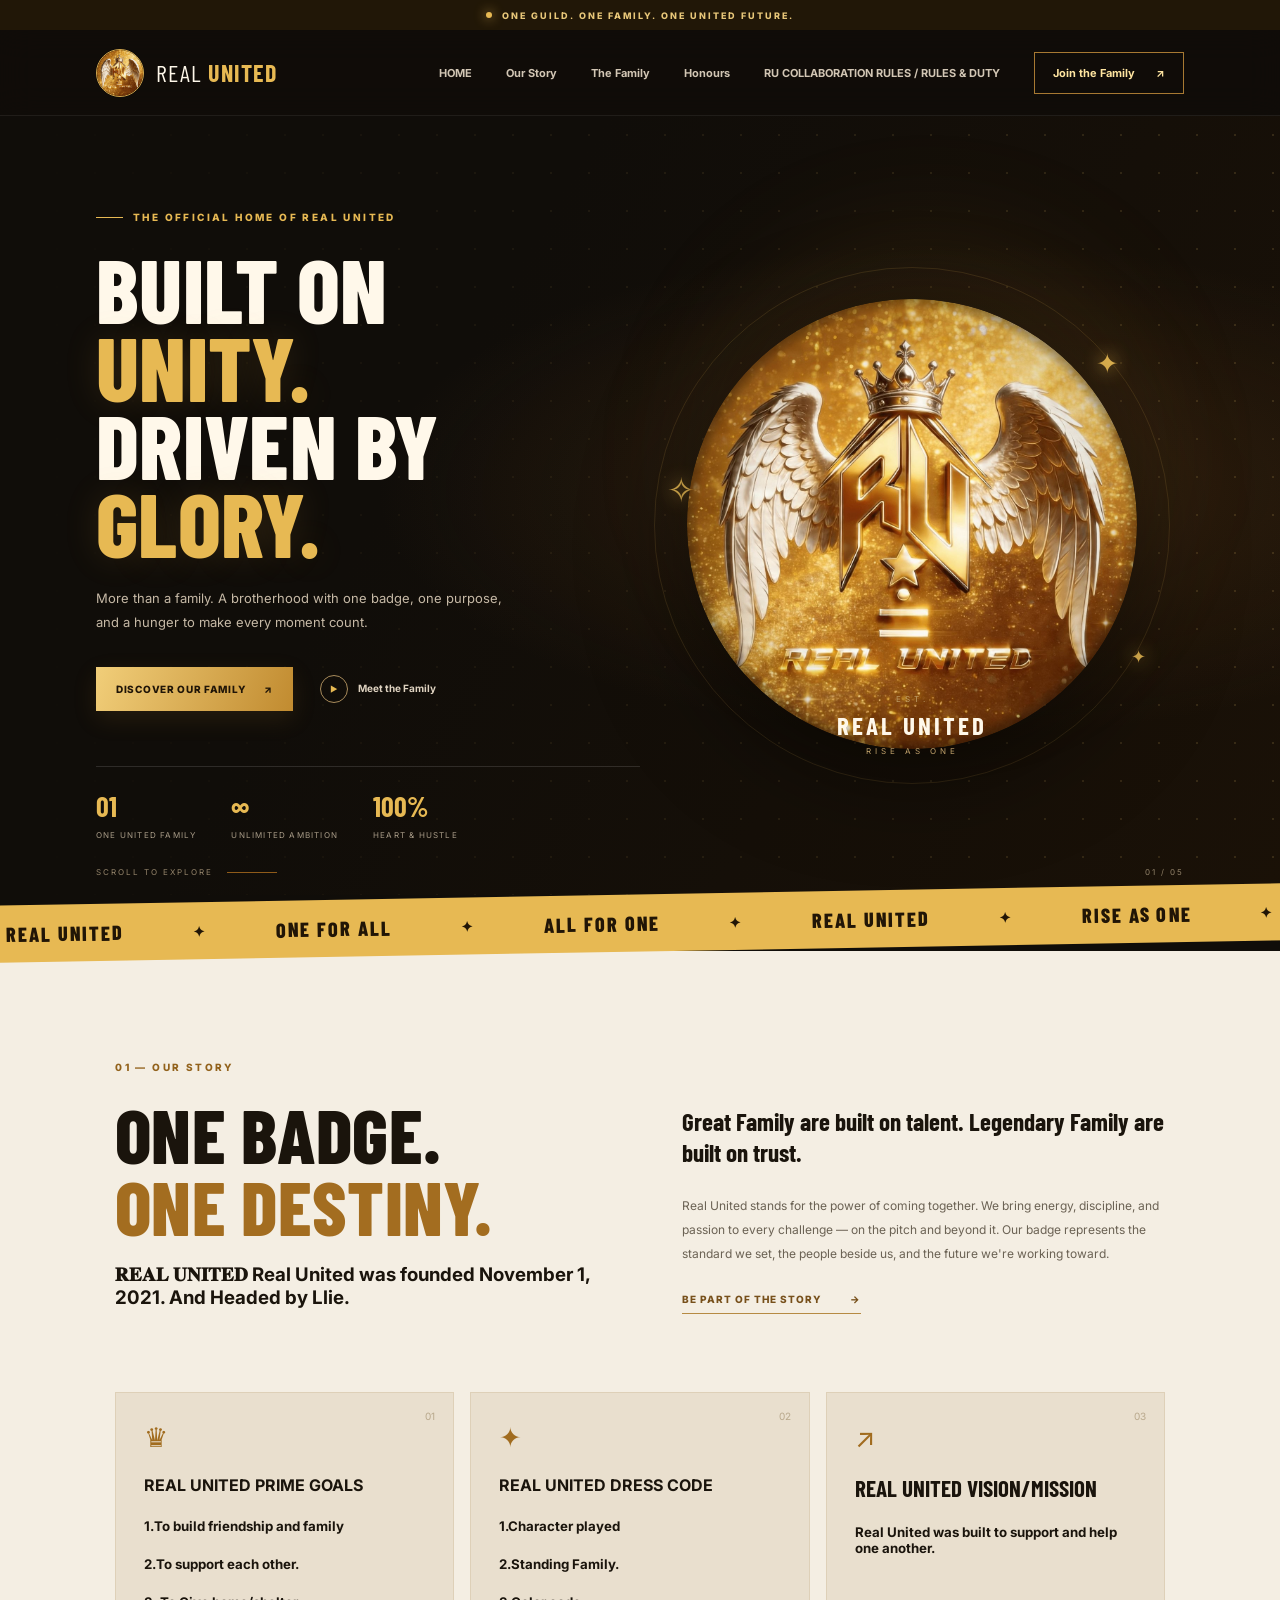
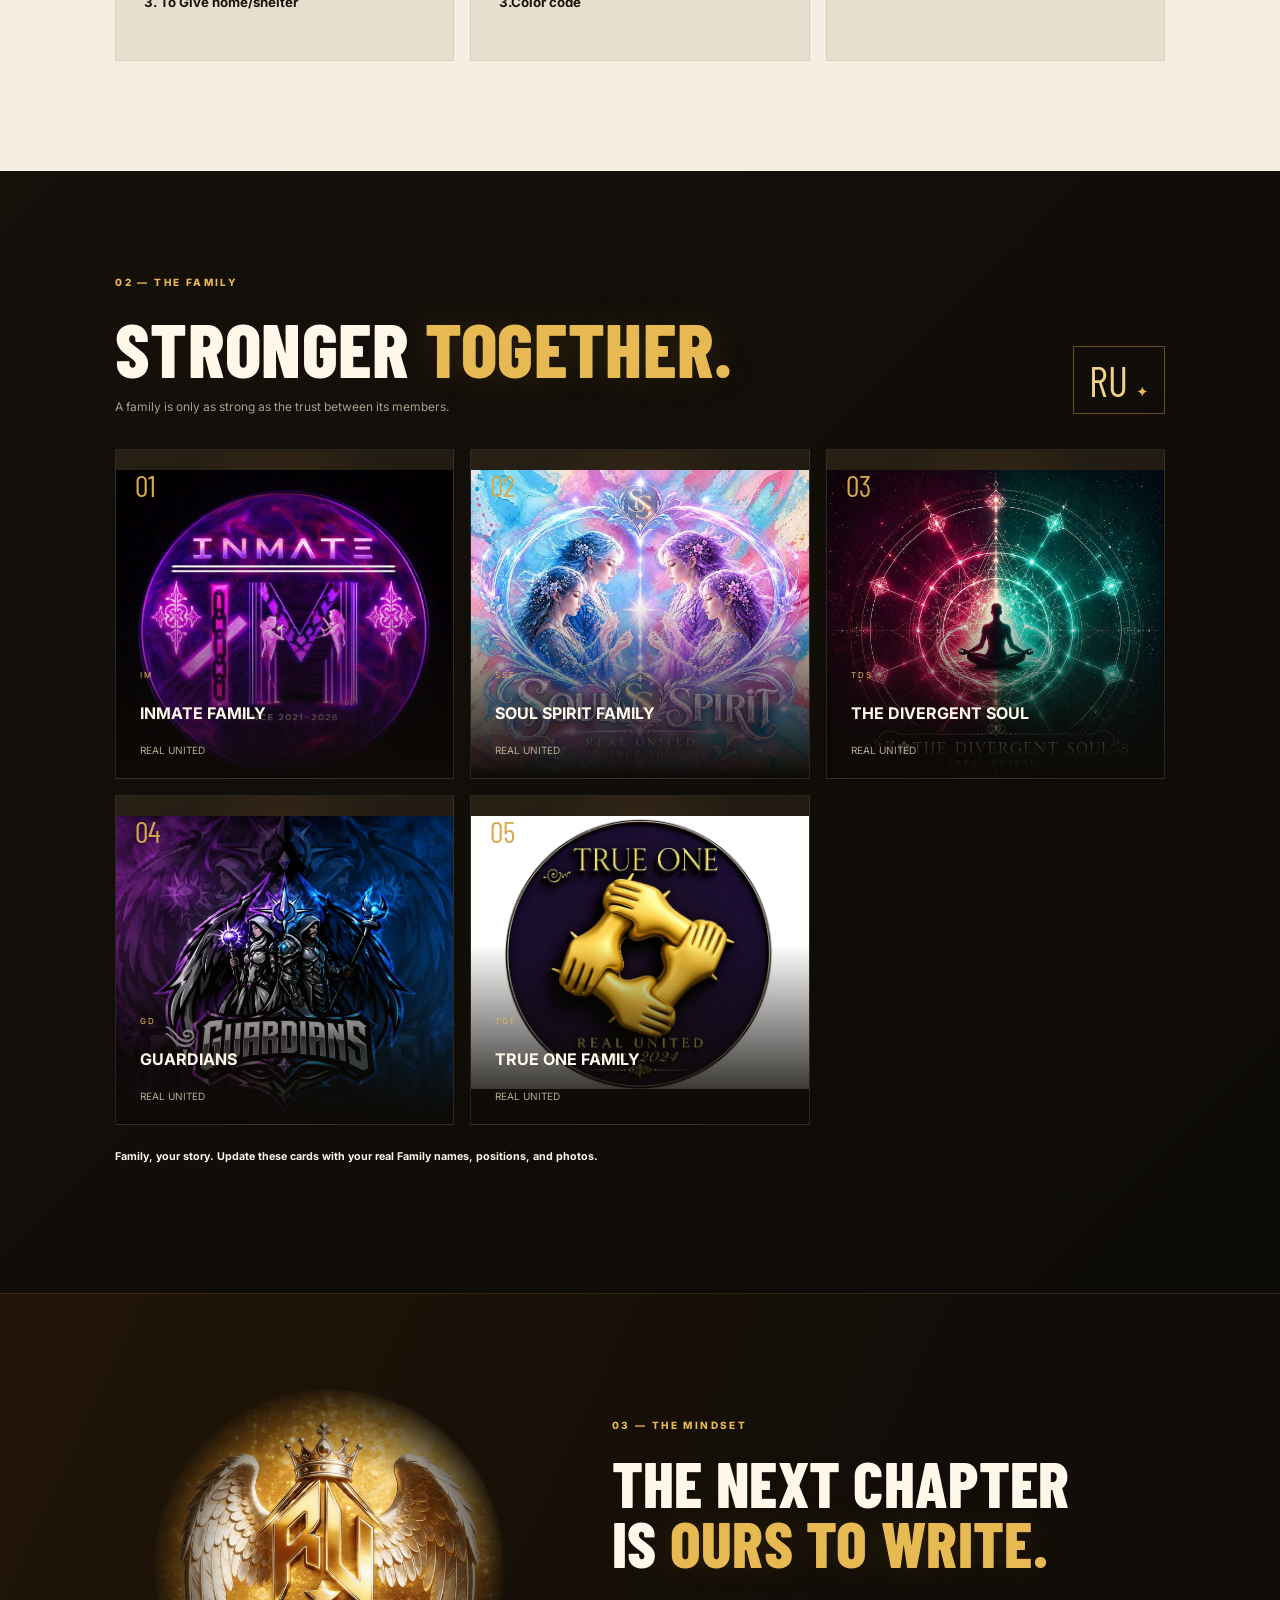
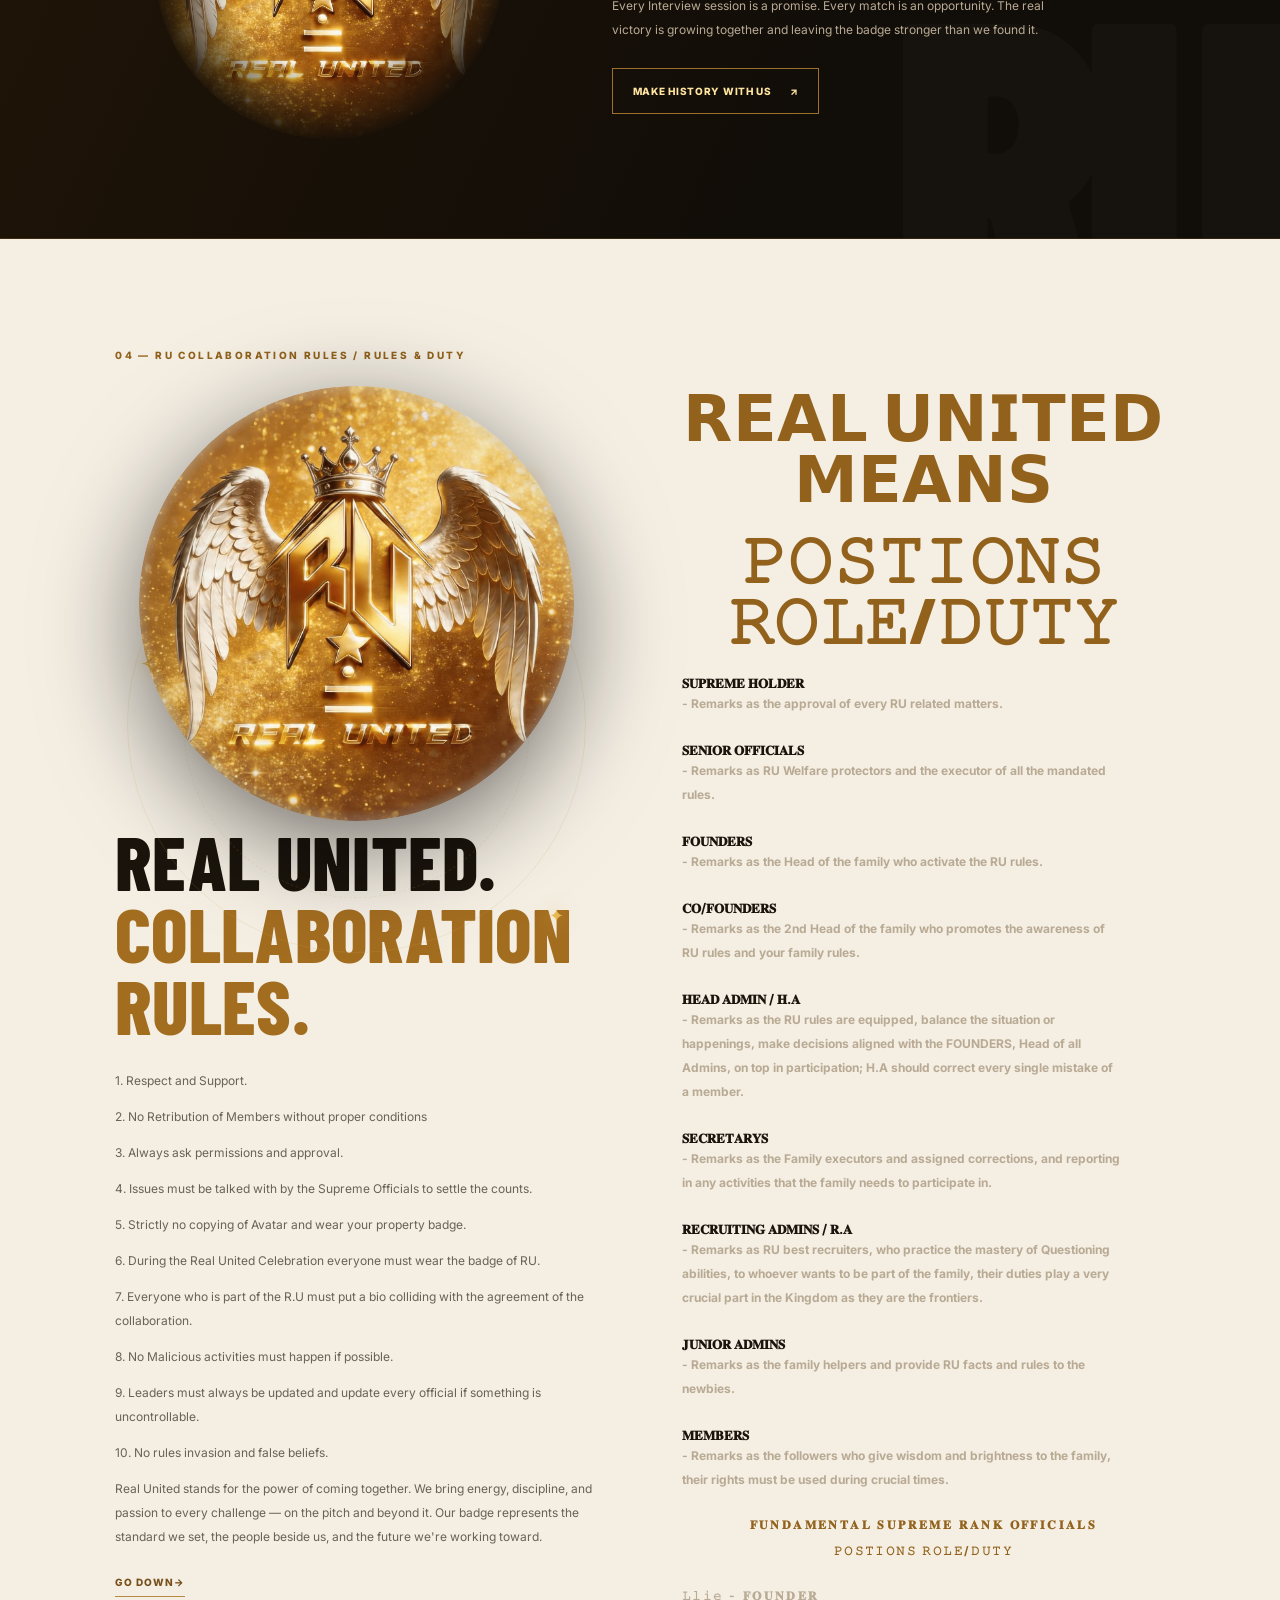
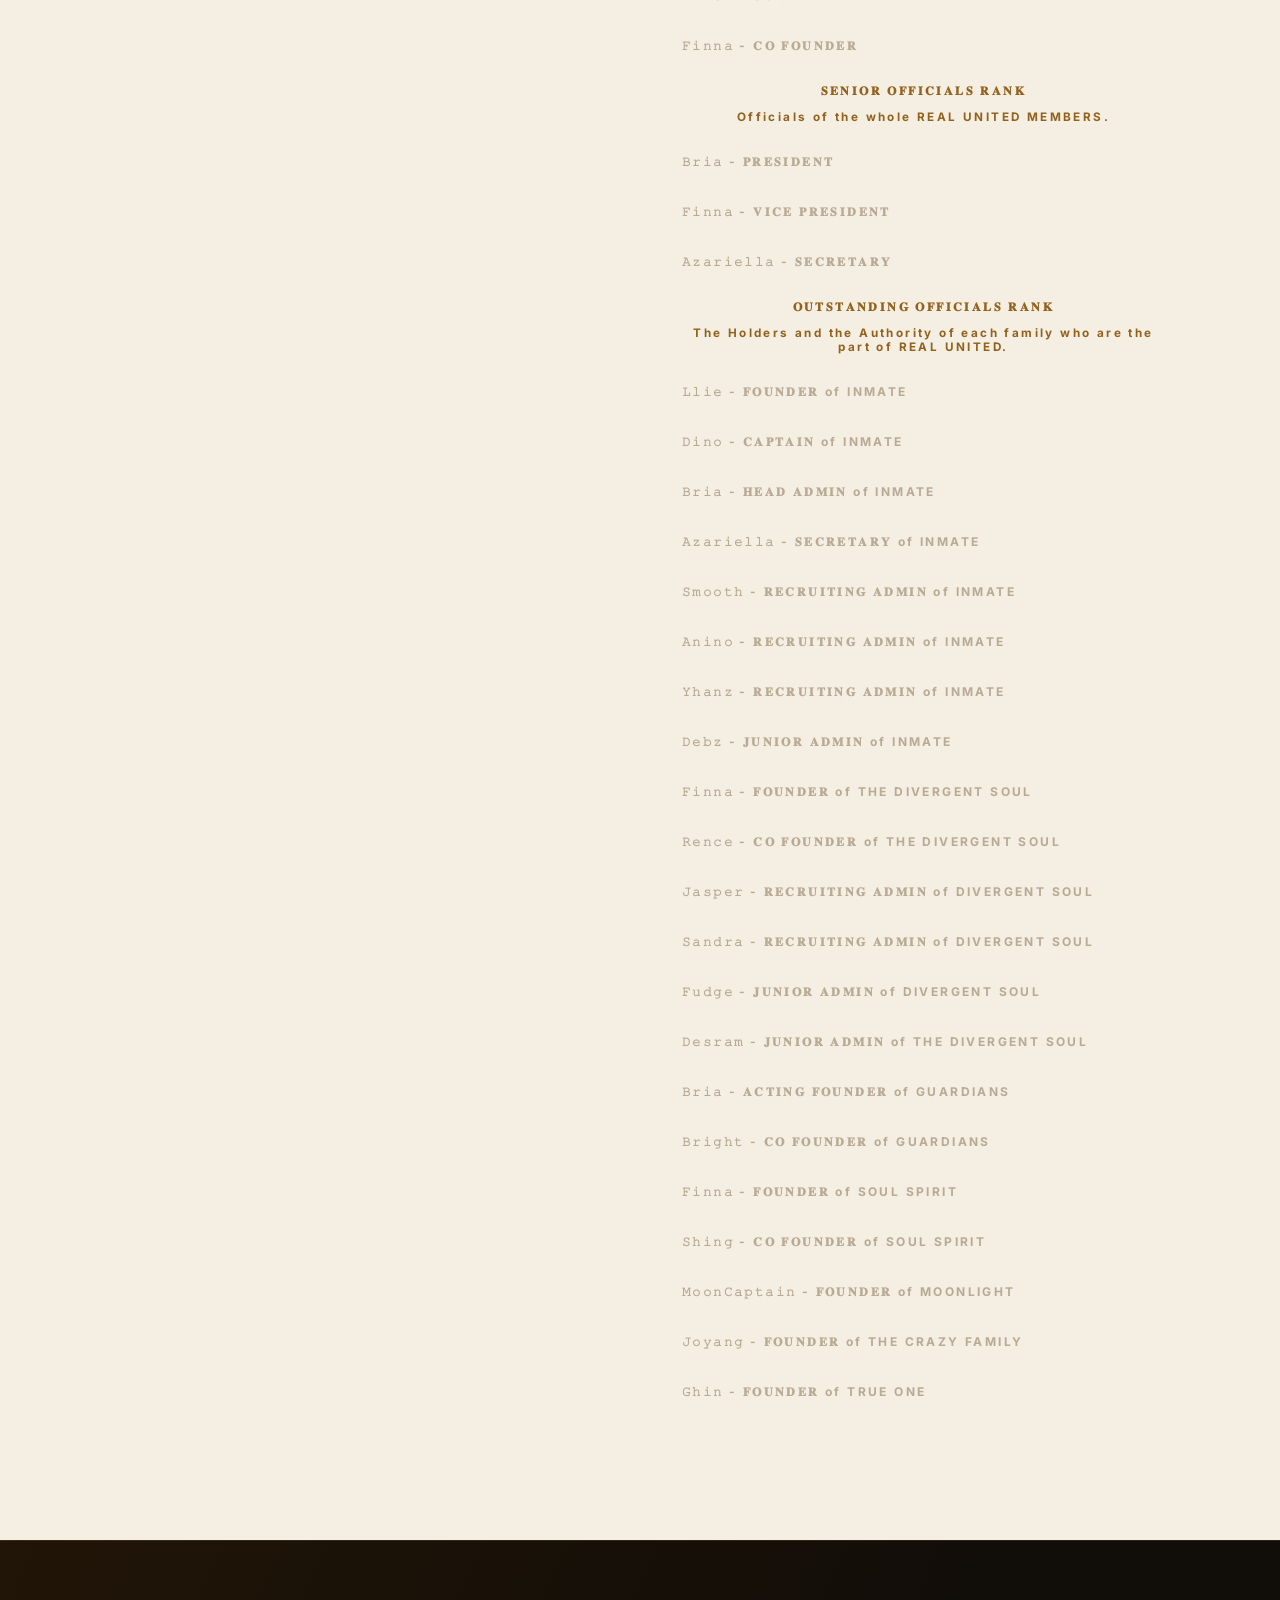
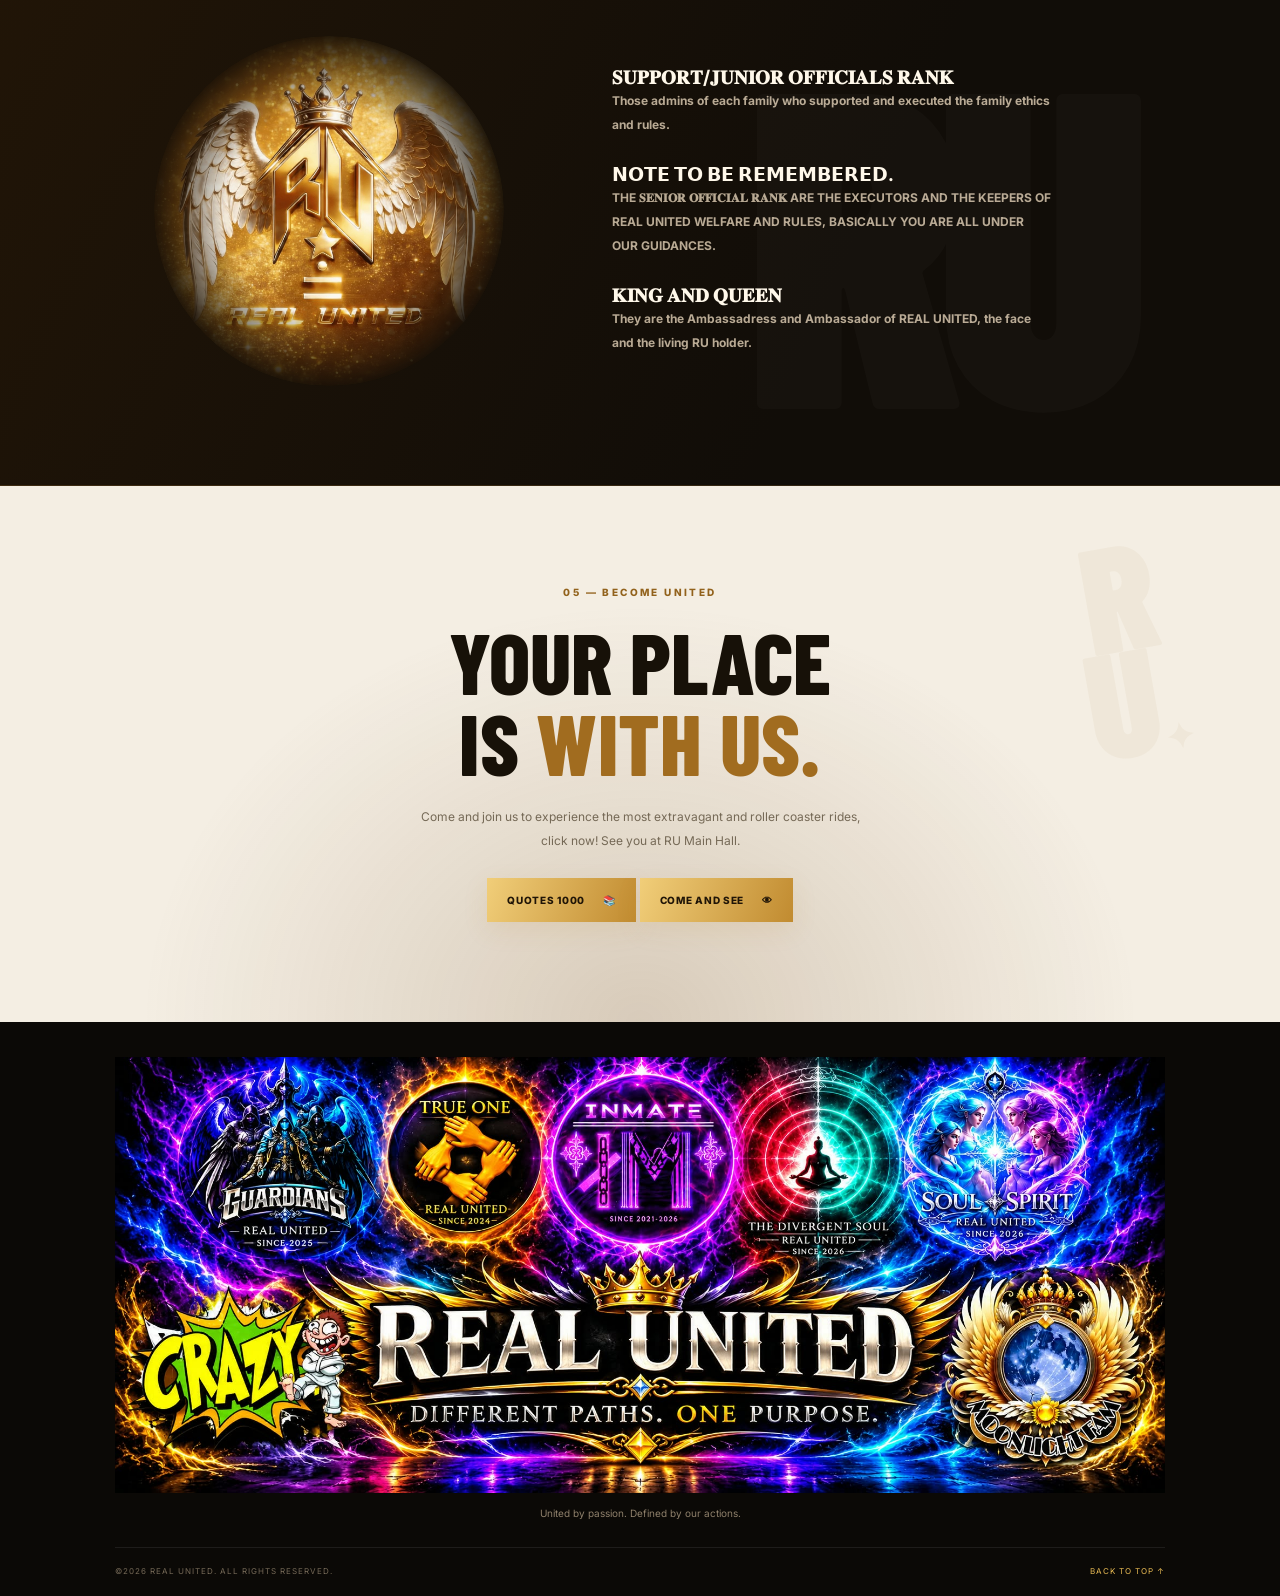
<file: index.html>
<!DOCTYPE html>
<html lang="en">
<head>
  <meta charset="UTF-8">
  <meta name="viewport" content="width=device-width, initial-scale=1.0">
  <meta name="theme-color" content="#100b06">
  <meta name="description" content="Real United — united by ambition, driven by the game.">
  <title>Real United | Official Website</title>
  <link rel="preconnect" href="https://fonts.googleapis.com">
  <link rel="preconnect" href="https://fonts.gstatic.com" crossorigin>
  <link href="https://fonts.googleapis.com/css2?family=Barlow+Condensed:wght@500;600;700;800;900&family=Inter:wght@400;500;600;700;800&display=swap" rel="stylesheet">
  <link rel="stylesheet" href="styles.css">
</head>
<body>
  <div class="announcement"><span class="live-dot"></span> ONE GUILD. ONE FAMILY. ONE UNITED FUTURE.</div>
  <header class="site-header" id="#top">
    <a class="brand" href="#top" aria-label="Real United home">
      <img src="PICTURES/real-united-logo.jpg" alt="Real United crowned wings emblem">
      <span>REAL <b>UNITED</b></span>
    </a>
    <button class="menu-toggle" aria-label="Open navigation" aria-expanded="false"><span></span><span></span><span></span></button>
    <nav class="nav-links" aria-label="Main navigation">
      <a class="active"href="#top">HOME</a>
      <a href="#about">Our Story</a>
      <a href="#family">The Family</a>
      <a href="#honours">Honours</a>
      <a href="#RU COLLABORATION RULES / RULES & DUTY">RU COLLABORATION RULES / RULES & DUTY</a>
      <a href="#contact" class="nav-cta">Join the Family <span>↗</span></a>
    </nav>
  </header>

  <main>
    <section class="hero">
      <div class="hero-glow"></div>
      <div class="hero-copy">
        <p class="eyebrow"><span></span> THE OFFICIAL HOME OF REAL UNITED</p>
        <h1>BUILT ON<br><em>UNITY.</em><br>DRIVEN BY <em>GLORY.</em></h1>
        <p class="hero-description">More than a family. A brotherhood with one badge, one purpose, and a hunger to make every moment count.</p>
        <div class="hero-actions">
          <a class="button button-gold" href="#about">Discover Our Family<span>↗</span></a>
          <a class="text-link" href="#squad"><span class="play-icon">▶</span> Meet the Family</a>
        </div>
        <div class="hero-stats">
          <div><strong>01</strong><span>ONE UNITED FAMILY</span></div>
          <div><strong>∞</strong><span>UNLIMITED AMBITION</span></div>
          <div><strong>100%</strong><span>HEART & HUSTLE</span></div>
        </div>
      </div>
      <div class="hero-art">
        <div class="art-ring ring-one"></div><div class="art-ring ring-two"></div>
        <div class="crest-frame"><img src="PICTURES/real-united-logo.jpg" alt="Real United gold crown and wings crest"></div>
        <div class="art-caption"><span>EST.</span><b>REAL UNITED</b><span>RISE AS ONE</span></div>
        <div class="floating-star star-a">✦</div><div class="floating-star star-b">✧</div><div class="floating-star star-c">✦</div>
      </div>
      <div class="hero-bottom"><span>SCROLL TO EXPLORE</span><span class="scroll-line"></span><span>01 / 05</span></div>
    </section>

    <section class="ticker" aria-label="Club motto">
      <div class="ticker-track"><span>REAL UNITED</span><b>✦</b><span>ONE FOR ALL</span><b>✦</b><span>ALL FOR ONE</span><b>✦</b><span>REAL UNITED</span><b>✦</b><span>RISE AS ONE</span><b>✦</b></div>
    </section>

    <section class="section about-section" id="about">
      <div class="section-kicker">01 — OUR STORY</div>
      <div class="about-grid">
        <div>
          <h2>ONE BADGE.<br><em>ONE DESTINY.</em></h2>
            <h3>𝐑𝐄𝐀𝐋 𝐔𝐍𝐈𝐓𝐄𝐃 Real United was founded November 1, 2021. And Headed by Llie.</h3>
            
        </div>
        <div class="about-copy">
          <p class="lead">Great Family are built on talent. Legendary Family are built on trust.</p>
          <p>Real United stands for the power of coming together. We bring energy, discipline, and passion to every challenge — on the pitch and beyond it. Our badge represents the standard we set, the people beside us, and the future we're working toward.</p>
          <a href="#contact" class="underlined-link">Be part of the story <span>→</span></a>
        </div>
      </div>
      <div class="values-grid">
        <article class="value-card"><span class="value-number">01</span><div class="value-icon">♛</div><h4>REAL UNITED PRIME GOALS</h4><h5>1.To build friendship and family<h5>2.To support each other.<h5>3. To Give home/shelter</p></article>
        <article class="value-card"><span class="value-number">02</span><div class="value-icon">✦</div><h4>REAL UNITED DRESS CODE</h4><h5>1.Character played<h5>2.Standing Family.<h5>3.Color code</p></article>
        <article class="value-card"><span class="value-number">03</span><div class="value-icon">↗</div><h3>REAL UNITED VISION/MISSION</h3><h5>Real United was built to support and help one another.</p></article>
      </div>
    </section>

    <section class="squad-section" id="family">
      <div class="section-kicker">02 — THE FAMILY</div>
      <div class="section-heading"><div><h2>STRONGER <em>TOGETHER.</em></h2><p>A family is only as strong as the trust between its members.</p></div><span class="heading-mark">RU<span>✦</span></span></div>
      <div class="squad-grid">
        <article class="player-card"><div class="player-number">01</div><div class="player-silhouette"><img src="PICTURES/INMATE logo.jpg"></div><div class="player-info"><span>IM</span><h4>INMATE FAMILY</h4><p>REAL UNITED</p></div></article>
        <article class="player-card"><div class="player-number">02</div><div class="player-silhouette"><img src="PICTURES/SSF logo.jpg"></div><div class="player-info"><span>SSF</span><h4>SOUL SPIRIT FAMILY</h4><p>REAL UNITED</p></div></article>
        <article class="player-card"><div class="player-number">03</div><div class="player-silhouette"><img src="PICTURES/TDS logo.jpg"></div><div class="player-info"><span>TDS</span><h4>THE DIVERGENT SOUL</h4><p>REAL UNITED</p></div></article>
        <article class="player-card"><div class="player-number">04</div><div class="player-silhouette"><img src="PICTURES/GD logo.jpg"></div><div class="player-info"><span>GD</span><h4>GUARDIANS</h4><p>REAL UNITED</p></div></article>
        <article class="player-card"><div class="player-number">05</div><div class="player-silhouette"><img src="PICTURES/TO logo.jpg"></div><div class="player-info"><span>TOF</span><h4>TRUE ONE FAMILY</h4><p>REAL UNITED</p></div></article>
      </div>
      <p class="Family"><h6>Family, your story. Update these cards with your real Family names, positions, and photos.</h6></p>
    </section>

    <section class="honours-section" id="honours">
      <div class="honours-emblem"><img src="PICTURES/real-united-logo.jpg" alt="Real United emblem"></div>
      <div class="honours-copy"><div class="section-kicker">03 — THE MINDSET</div><h2>THE NEXT CHAPTER<br>IS <em>OURS TO WRITE.</em></h2><p>Every Interview session is a promise. Every match is an opportunity. The real victory is growing together and leaving the badge stronger than we found it.</p><a href="#contact" class="button button-outline">Make History With Us <span>↗</span></a></div>
      <div class="honours-watermark">RU</div>
    </section>

    <section class="section about-section" id="RU COLLABORATION RULES / RULES & DUTY">
      <div class="section-kicker">04 — RU COLLABORATION RULES / RULES & DUTY</div>
      <div class="about-grid">
        <div>
          <div class="hero-art">
             <div class="art-ring ring-one"></div><div class="art-ring ring-two"></div>
             <div class="crest-frame"><img src="PICTURES/real-united-logo.jpg" alt="Real United emblem"></div>
             <div class="floating-star star-a">✦</div><div class="floating-star star-b">✧</div><div class="floating-star star-c">✦</div>
          <h2>REAL UNITED.<br><em>COLLABORATION RULES.</em></h2>
        </div>
          
        <div class="about-copy">
          <p>1. Respect and Support.<P>2. No Retribution of Members without proper conditions<P>3. Always ask permissions and approval.<P>4. Issues must be talked with by the Supreme Officials to settle the counts.<p>5. Strictly no copying of Avatar and wear your property badge.<p>6. During the Real United Celebration everyone must wear the badge of RU.<p>7. Everyone who is part of the R.U must put a bio colliding with the agreement of the collaboration.<p>8. No Malicious activities must happen if possible.<p>9. Leaders must always be updated and update every official if something is uncontrollable.<p>10. No rules invasion and false beliefs. </p>
          <p>Real United stands for the power of coming together. We bring energy, discipline, and passion to every challenge — on the pitch and beyond it. Our badge represents the standard we set, the people beside us, and the future we're working toward.</p>
          <a href="#contact" class="underlined-link">GO DOWN→</span></a>
          </div>
        </div>       
            <div class="honours-copy"><div class="section-kicker">
              <h2 class="center-text">𝗥𝗘𝗔𝗟 𝗨𝗡𝗜𝗧𝗘𝗗 𝗠𝗘𝗔𝗡𝗦</h2>
              <h2 class="center-text">𝙿𝙾𝚂𝚃𝙸𝙾𝙽𝚂 𝚁𝙾𝙻𝙴/𝙳𝚄𝚃𝚈</h2></div>

<p><h5>𝐒𝐔𝐏𝐑𝐄𝐌𝐄 𝐇𝐎𝐋𝐃𝐄𝐑<p>
- Remarks as the approval of every RU related matters.</p>

<p><h5>𝐒𝐄𝐍𝐈𝐎𝐑 𝐎𝐅𝐅𝐈𝐂𝐈𝐀𝐋𝐒
<p>- Remarks as RU Welfare protectors and the executor of all the mandated rules.</p>

<p><h5>𝐅𝐎𝐔𝐍𝐃𝐄𝐑𝐒 <p>
- Remarks as the Head of the family who activate the RU rules.</p>

<p><h5>𝐂𝐎/𝐅𝐎𝐔𝐍𝐃𝐄𝐑𝐒 <p>
- Remarks as the 2nd Head of the family who promotes the awareness of RU rules and your family rules. </p>

<p><h5>𝐇𝐄𝐀𝐃 𝐀𝐃𝐌𝐈𝐍 / 𝐇.𝐀 <p>
- Remarks as the RU rules are equipped, balance the situation or happenings, make decisions aligned with the FOUNDERS, Head of all Admins, on top in participation; H.A should correct every single mistake of a member. 

<p><h5>𝐒𝐄𝐂𝐑𝐄𝐓𝐀𝐑𝐘𝐒 <p>
- Remarks as the Family executors and assigned corrections, and reporting in any activities that the family needs to participate in. 

<p><h5>𝐑𝐄𝐂𝐑𝐔𝐈𝐓𝐈𝐍𝐆 𝐀𝐃𝐌𝐈𝐍𝐒 / 𝐑.𝐀 <p>
- Remarks as RU best recruiters, who practice the mastery of Questioning abilities, to whoever wants to be part of the family, their duties play a very crucial part in the Kingdom as they are the frontiers. 

<p><h5>𝐉𝐔𝐍𝐈𝐎𝐑 𝐀𝐃𝐌𝐈𝐍𝐒 <p>
- Remarks as the family helpers and provide RU facts and rules to the newbies. 

<p><h5>𝐌𝐄𝐌𝐁𝐄𝐑𝐒 <p>
- Remarks as the followers who give wisdom and brightness to the family, their rights must be used during crucial times.
          
<div class="honours-copy"><div class="section-kicker">
    <h3 class="center-text">𝐅𝐔𝐍𝐃𝐀𝐌𝐄𝐍𝐓𝐀𝐋 𝐒𝐔𝐏𝐑𝐄𝐌𝐄 𝐑𝐀𝐍𝐊 𝐎𝐅𝐅𝐈𝐂𝐈𝐀𝐋𝐒</h3>
    <h3 class="center-text">𝙿𝙾𝚂𝚃𝙸𝙾𝙽𝚂 𝚁𝙾𝙻𝙴/𝙳𝚄𝚃𝚈</h3>

<p><h5><p>𝙻𝚕𝚒𝚎 - 𝐅𝐎𝐔𝐍𝐃𝐄𝐑 <p><h5>
  <p>𝙵𝚒𝚗𝚗𝚊 - 𝐂𝐎 𝐅𝐎𝐔𝐍𝐃𝐄𝐑 <p>

  <div class="honours-copy"><div class="section-kicker">
    <h3 class="center-text">𝐒𝐄𝐍𝐈𝐎𝐑 𝐎𝐅𝐅𝐈𝐂𝐈𝐀𝐋𝐒 𝐑𝐀𝐍𝐊</h3>
    <h3 class="center-text">Officials of the whole REAL UNITED MEMBERS.</h3>
</div>

<p><h5><p>𝙱𝚛𝚒𝚊 - 𝐏𝐑𝐄𝐒𝐈𝐃𝐄𝐍𝐓 <p>
<p><h5><p>𝙵𝚒𝚗𝚗𝚊 - 𝐕𝐈𝐂𝐄 𝐏𝐑𝐄𝐒𝐈𝐃𝐄𝐍𝐓 <p>
<p><h5><p>𝙰𝚣𝚊𝚛𝚒𝚎𝚕𝚕𝚊 - 𝐒𝐄𝐂𝐑𝐄𝐓𝐀𝐑𝐘 <p>

<div class="honours-copy"><div class="section-kicker">
  <h3 class="center-text">𝐎𝐔𝐓𝐒𝐓𝐀𝐍𝐃𝐈𝐍𝐆 𝐎𝐅𝐅𝐈𝐂𝐈𝐀𝐋𝐒 𝐑𝐀𝐍𝐊</h3>
  <h3 class="center-text">The Holders and the Authority of each family who are the part of REAL UNITED.</h3>
</div>

<p><h5><p>𝙻𝚕𝚒𝚎 - 𝐅𝐎𝐔𝐍𝐃𝐄𝐑 of INMATE</p>
<p><h5><p>𝙳𝚒𝚗𝚘 - 𝐂𝐀𝐏𝐓𝐀𝐈𝐍 of INMATE </p>
<p><h5><p>𝙱𝚛𝚒𝚊 - 𝐇𝐄𝐀𝐃 𝐀𝐃𝐌𝐈𝐍 of INMATE </p>
<p><h5><p>𝙰𝚣𝚊𝚛𝚒𝚎𝚕𝚕𝚊 - 𝐒𝐄𝐂𝐑𝐄𝐓𝐀𝐑𝐘 of INMATE </p>
<p><h5><p>𝚂𝚖𝚘𝚘𝚝𝚑 - 𝐑𝐄𝐂𝐑𝐔𝐈𝐓𝐈𝐍𝐆 𝐀𝐃𝐌𝐈𝐍 of INMATE </p>
<p><h5><p>𝙰𝚗𝚒𝚗𝚘 - 𝐑𝐄𝐂𝐑𝐔𝐈𝐓𝐈𝐍𝐆 𝐀𝐃𝐌𝐈𝐍 of INMATE </p>
<p><h5><p>𝚈𝚑𝚊𝚗𝚣 - 𝐑𝐄𝐂𝐑𝐔𝐈𝐓𝐈𝐍𝐆 𝐀𝐃𝐌𝐈𝐍 of INMATE </p>
<p><h5><p>𝙳𝚎𝚋𝚣 - 𝐉𝐔𝐍𝐈𝐎𝐑 𝐀𝐃𝐌𝐈𝐍 of INMATE </p>


<p><h5><p>𝙵𝚒𝚗𝚗𝚊 - 𝐅𝐎𝐔𝐍𝐃𝐄𝐑 of THE DIVERGENT SOUL </p>
<p><h5><p>𝚁𝚎𝚗𝚌𝚎 - 𝐂𝐎 𝐅𝐎𝐔𝐍𝐃𝐄𝐑 of THE DIVERGENT SOUL </p>
<p><h5><p>𝙹𝚊𝚜𝚙𝚎𝚛 -  𝐑𝐄𝐂𝐑𝐔𝐈𝐓𝐈𝐍𝐆 𝐀𝐃𝐌𝐈𝐍 of DIVERGENT SOUL </p>
<p><h5><p>𝚂𝚊𝚗𝚍𝚛𝚊 - 𝐑𝐄𝐂𝐑𝐔𝐈𝐓𝐈𝐍𝐆 𝐀𝐃𝐌𝐈𝐍 of DIVERGENT SOUL </p>
<p><h5><p>𝙵𝚞𝚍𝚐𝚎 - 𝐉𝐔𝐍𝐈𝐎𝐑 𝐀𝐃𝐌𝐈𝐍 of DIVERGENT SOUL </p>
<p><h5><p>𝙳𝚎𝚜𝚛𝚊𝚖 - 𝐉𝐔𝐍𝐈𝐎𝐑 𝐀𝐃𝐌𝐈𝐍 of THE DIVERGENT SOUL </p>

<p><h5><p>𝙱𝚛𝚒𝚊 - 𝐀𝐂𝐓𝐈𝐍𝐆 𝐅𝐎𝐔𝐍𝐃𝐄𝐑 of GUARDIANS</p> 
<p><h5><p>𝙱𝚛𝚒𝚐𝚑𝚝 - 𝐂𝐎 𝐅𝐎𝐔𝐍𝐃𝐄𝐑 of GUARDIANS </p>

<p><h5><p>𝙵𝚒𝚗𝚗𝚊 - 𝐅𝐎𝐔𝐍𝐃𝐄𝐑 of SOUL SPIRIT </p>
<p><h5><p>𝚂𝚑𝚒𝚗𝚐 - 𝐂𝐎 𝐅𝐎𝐔𝐍𝐃𝐄𝐑 of SOUL SPIRIT </p>

<p><h5><p>𝙼𝚘𝚘𝚗𝙲𝚊𝚙𝚝𝚊𝚒𝚗 - 𝐅𝐎𝐔𝐍𝐃𝐄𝐑 of MOONLIGHT</p>
<p><h5><p>𝙹𝚘𝚢𝚊𝚗𝚐 - 𝐅𝐎𝐔𝐍𝐃𝐄𝐑 of THE CRAZY FAMILY </p>

<p><h5><p>𝙶𝚑𝚒𝚗 - 𝐅𝐎𝐔𝐍𝐃𝐄𝐑 of TRUE ONE </p>

 </section>
    <section class="honours-section" id="honours">
      <div class="honours-emblem"><img src="PICTURES/real-united-logo.jpg" alt="Real United emblem"></div>
      <div class="honours-copy"><div class="section-kicker">
      </div><h3>𝐒𝐔𝐏𝐏𝐎𝐑𝐓/𝐉𝐔𝐍𝐈𝐎𝐑 𝐎𝐅𝐅𝐈𝐂𝐈𝐀𝐋𝐒 𝐑𝐀𝐍𝐊
<p>Those admins of each family who supported and executed the family ethics and rules. 
<p><h3>𝗡𝗢𝗧𝗘 𝗧𝗢 𝗕𝗘 𝗥𝗘𝗠𝗘𝗠𝗕𝗘𝗥𝗘𝗗. 
<p>THE 𝐒𝐄𝐍𝐈𝐎𝐑 𝐎𝐅𝐅𝐈𝐂𝐈𝐀𝐋 𝐑𝐀𝐍𝐊 ARE THE EXECUTORS AND THE KEEPERS OF REAL UNITED WELFARE AND RULES, BASICALLY YOU ARE ALL UNDER OUR GUIDANCES. 
</p>𝐊𝐈𝐍𝐆 𝐀𝐍𝐃 𝐐𝐔𝐄𝐄𝐍 
  <p>They are the Ambassadress and Ambassador of REAL UNITED, the face and the living RU holder.</p>
      <div class="honours-watermark">RU</div>
    </section>

  </section>
  
    <section class="join-section" id="contact">
      <div class="join-inner"><div class="section-kicker">05 — BECOME UNITED</div><h2>YOUR PLACE<br>IS <em>WITH US.</em></h2><p>Come and join us to experience the most extravagant and roller coaster rides, click now! See you at RU Main Hall.</p>
        <a class="button button-gold" href="https://realunited110121.github.io/Real-United-1000-QUOTES/"> Quotes 1000 <span>📚</span></a>
        <a class="button button-gold" href="https://realunited110121.github.io/RealUnited-FAMILIES//"> Come and see <span>👁</span></a>
      </div>
      <div class="join-decoration">R<br>U<span>✦</span></div>
    </section>
  </main>

  <footer class="footer">
    <a class="footer-top" href="#top"></a><img src="PICTURES\RU LOGO's.jpg">
    <p>United by passion. Defined by our actions.</p>
    <div class="footer-bottom"><span>©<span id="year"></span> REAL UNITED. ALL RIGHTS RESERVED.</span><a href="#top">BACK TO TOP ↑</a></div>
  </footer>
  <script src="script.js"></script>
</body>
</html>
</file>
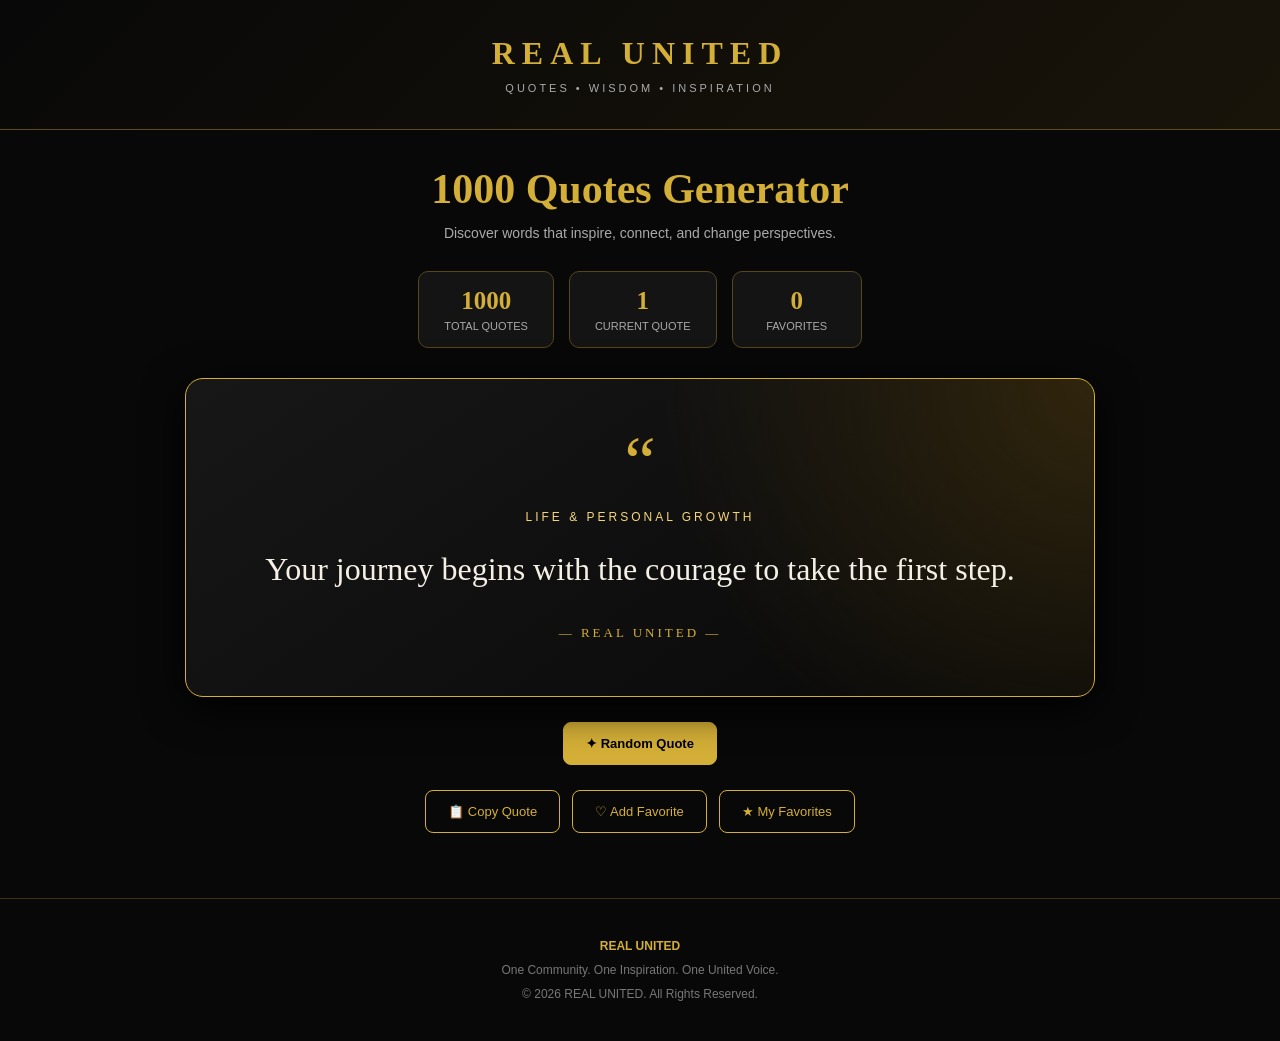
<file: QUOTES.html>
<!DOCTYPE html>
<html lang="en">
<head>
<meta charset="UTF-8">
<meta name="viewport" content="width=device-width, initial-scale=1.0">
<title>REAL UNITED | 1000 Quotes Generator</title>

<style>
:root {
    --gold: #d4af37;
    --gold-light: #f5d77a;
    --black: #080808;
    --dark: #121212;
    --gray: #999;
}

* {
    margin: 0;
    padding: 0;
    box-sizing: border-box;
}

body {
    font-family: Georgia, 'Times New Roman', serif;
    background: var(--black);
    color: white;
    min-height: 100vh;
}

header {
    text-align: center;
    padding: 35px 15px;
    border-bottom: 1px solid #604b19;
    background: linear-gradient(135deg,#080808,#19140a);
}

.logo {
    color: var(--gold);
    font-size: 32px;
    font-weight: bold;
    letter-spacing: 7px;
}

header p {
    color: #aaa;
    font-family: Arial, sans-serif;
    letter-spacing: 3px;
    font-size: 11px;
    margin-top: 10px;
}

.container {
    max-width: 950px;
    margin: auto;
    padding: 35px 20px;
}

.heading {
    text-align: center;
    margin-bottom: 30px;
}

.heading h1 {
    color: var(--gold);
    font-size: clamp(27px,5vw,42px);
    margin-bottom: 12px;
}

.heading p {
    color: #aaa;
    font-family: Arial, sans-serif;
    font-size: 14px;
}

.stats {
    display: flex;
    justify-content: center;
    gap: 15px;
    flex-wrap: wrap;
    margin-bottom: 30px;
}

.stat {
    background: #141414;
    border: 1px solid #57451b;
    padding: 15px 25px;
    border-radius: 10px;
    text-align: center;
    min-width: 130px;
}

.stat h2 {
    color: var(--gold);
    font-size: 25px;
}

.stat p {
    color: #aaa;
    font-family: Arial, sans-serif;
    font-size: 11px;
    margin-top: 5px;
}

.categories {
    display: flex;
    flex-wrap: wrap;
    justify-content: center;
    gap: 10px;
    margin-bottom: 25px;
}

.categories button,
.controls button,
.action-buttons button {
    cursor: pointer;
    transition: .3s;
    font-family: Arial, sans-serif;
}

.categories button {
    background: #151515;
    color: #ccc;
    border: 1px solid #514019;
    padding: 11px 16px;
    border-radius: 30px;
}

.categories button:hover,
.categories button.active {
    background: var(--gold);
    color: #000;
    border-color: var(--gold);
}

.quote-card {
    position: relative;
    background:
        radial-gradient(circle at top right,#30250d 0%,transparent 45%),
        linear-gradient(145deg,#171717,#080808);
    border: 1px solid var(--gold);
    border-radius: 18px;
    padding: 55px 35px;
    text-align: center;
    min-height: 300px;
    display: flex;
    flex-direction: column;
    align-items: center;
    justify-content: center;
    box-shadow: 0 10px 40px #000;
}

.quote-mark {
    font-size: 70px;
    color: var(--gold);
    line-height: .8;
}

#categoryLabel {
    color: var(--gold-light);
    font-family: Arial, sans-serif;
    font-size: 12px;
    letter-spacing: 3px;
    margin: 20px 0;
    text-transform: uppercase;
}

#quoteText {
    font-size: clamp(21px,4vw,32px);
    line-height: 1.6;
    max-width: 750px;
    color: #f5f0e5;
}

.quote-footer {
    color: var(--gold);
    font-size: 13px;
    letter-spacing: 3px;
    margin-top: 30px;
}

.controls {
    display: flex;
    justify-content: center;
    flex-wrap: wrap;
    gap: 12px;
    margin: 25px 0;
}

.controls button,
.action-buttons button {
    padding: 13px 22px;
    border-radius: 8px;
    border: 1px solid var(--gold);
    background: transparent;
    color: var(--gold);
    font-size: 13px;
}

.controls button.primary {
    background: var(--gold);
    color: black;
    font-weight: bold;
}

.controls button:hover,
.action-buttons button:hover {
    background: var(--gold-light);
    color: black;
}

.action-buttons {
    display: flex;
    justify-content: center;
    flex-wrap: wrap;
    gap: 12px;
    margin-bottom: 30px;
}

.search-area {
    display: flex;
    gap: 10px;
    margin: 30px 0;
}

.search-area input {
    flex: 1;
    min-width: 0;
    background: #151515;
    color: white;
    border: 1px solid #57451b;
    padding: 14px;
    border-radius: 8px;
    outline: none;
}

.search-area input:focus {
    border-color: var(--gold);
}

.search-area button {
    background: var(--gold);
    border: none;
    padding: 0 20px;
    border-radius: 8px;
    cursor: pointer;
    font-weight: bold;
}

.results {
    background: #111;
    border: 1px solid #493b1c;
    padding: 20px;
    border-radius: 12px;
    margin-top: 20px;
}

.results h3 {
    color: var(--gold);
    margin-bottom: 15px;
}

.quote-result {
    padding: 15px 0;
    border-bottom: 1px solid #333;
    color: #ddd;
    line-height: 1.5;
}

.quote-result small {
    display: block;
    color: var(--gold);
    margin-top: 7px;
}

footer {
    text-align: center;
    padding: 35px 15px;
    color: #777;
    border-top: 1px solid #3c3016;
    font-family: Arial, sans-serif;
    font-size: 12px;
    line-height: 2;
}

footer strong {
    color: var(--gold);
}

@media(max-width:600px) {
    .logo { font-size: 25px; }
    .quote-card { padding: 35px 20px; }
    .search-area { flex-direction: column; }
    .search-area button { padding: 14px; }
    .controls button { padding: 12px 15px; }
}
</style>
</head>

<body>

<header>
    <div class="logo">REAL UNITED</div>
    <p>QUOTES • WISDOM • INSPIRATION</p>
</header>

<main class="container">

    <section class="heading">
        <h1>1000 Quotes Generator</h1>
        <p>Discover words that inspire, connect, and change perspectives.</p>
    </section>

    <section class="stats">
        <div class="stat">
            <h2 id="totalQuotes">1000</h2>
            <p>TOTAL QUOTES</p>
        </div>
        <div class="stat">
            <h2 id="quoteNumber">1</h2>
            <p>CURRENT QUOTE</p>
        </div>
        <div class="stat">
            <h2 id="favoriteCount">0</h2>
            <p>FAVORITES</p>
        </div>
    </section>


    <section class="quote-card">
        <div class="quote-mark">“</div>
        <div id="categoryLabel">LIFE & PERSONAL GROWTH</div>
        <div id="quoteText">Your journey begins with the courage to take the first step.</div>
        <div class="quote-footer">— REAL UNITED —</div>
    </section>

    <div class="controls">
        <button class="primary" onclick="randomQuote()">✦ Random Quote</button>
    </div>

    <div class="action-buttons">
        <button onclick="copyQuote()">📋 Copy Quote</button>
        <button onclick="toggleFavorite()">♡ Add Favorite</button>
        <button onclick="showFavorites()">★ My Favorites</button>
    </div>   

    <div id="results"></div>

</main>

<footer>
    <strong>REAL UNITED</strong><br>
    One Community. One Inspiration. One United Voice.<br>
    © 2026 REAL UNITED. All Rights Reserved.
</footer>

<script>

// =====================================
// REAL UNITED - 1000 QUOTE GENERATOR
// =====================================

const quoteData = {

"Emotions & Relationships": {
    starts: [
        "Love is not measured by distance",
        "A genuine heart never needs a perfect world",
        "Trust grows where honesty is welcomed",
        "Sometimes silence carries the deepest emotions",
        "Friendship becomes beautiful when loyalty remains",
        "A kind word can change someone's entire day",
        "The strongest connections are built on understanding",
        "True affection does not demand perfection",
        "A peaceful heart knows when to forgive",
        "Respect is the foundation of every lasting relationship",
        "Some memories remain precious through every season",
        "Compassion makes ordinary moments meaningful",
        "A sincere apology opens the door to healing",
        "Real friendship does not compete for attention",
        "Love becomes stronger through patience",
        "Every heart deserves kindness and respect",
        "Listening is one of the purest forms of love",
        "Distance cannot erase a meaningful connection",
        "Honesty makes relationships stronger",
        "The best people bring peace into your life"
    ],
    ends: [
        "the heart remembers what truly matters",
        "loyalty speaks louder than promises",
        "understanding makes every bond stronger",
        "kindness leaves a lasting impression",
        "genuine connections are worth protecting",
        "respect gives love its deepest meaning",
        "patience allows hearts to grow together",
        "forgiveness creates room for new beginnings",
        "sincerity is more valuable than appearances",
        "beautiful relationships begin with honest intentions"
    ]
},

"Life & Personal Growth": {
    starts: [
        "Every sunrise offers another opportunity",
        "Success begins with believing in your potential",
        "Growth often starts outside your comfort zone",
        "A small step can create a great journey",
        "Your past is a lesson rather than a destination",
        "Discipline turns ordinary dreams into progress",
        "Every challenge carries a valuable lesson",
        "Great achievements begin with humble beginnings",
        "Your future is shaped by today's choices",
        "Patience is a powerful companion of progress",
        "The courage to begin is already an achievement",
        "Mistakes are part of becoming wiser",
        "A focused mind creates meaningful possibilities",
        "Personal growth requires honesty with yourself",
        "Consistency gives purpose to your efforts",
        "A difficult chapter does not define your whole story",
        "Every experience can teach something valuable",
        "Confidence grows through action and experience",
        "Your potential expands when curiosity stays alive",
        "The road to improvement begins with intention"
    ],
    ends: [
        "progress matters more than perfection",
        "every effort becomes part of your story",
        "consistency builds lasting confidence",
        "wisdom grows through experience",
        "determination makes difficult goals possible",
        "the journey is as important as the destination",
        "your mindset influences your direction",
        "growth rewards those who keep learning",
        "today's choices shape tomorrow's opportunities",
        "courage turns possibilities into action"
    ]
},

"Nature & Environment": {
    starts: [
        "The forest teaches patience without speaking",
        "Every river finds its own journey",
        "Nature reminds us that change is beautiful",
        "The mountains stand as symbols of endurance",
        "A quiet garden holds countless lessons",
        "The ocean carries stories beyond imagination",
        "Every tree begins with a tiny seed",
        "The morning breeze brings a gentle reminder",
        "Rain gives the earth another opportunity",
        "The stars make the night feel endless",
        "A beautiful planet deserves thoughtful protection",
        "Green spaces bring balance to busy lives",
        "The beauty of nature needs no explanation",
        "Every season has its own purpose",
        "Wildlife makes our world wonderfully diverse",
        "A clean environment begins with responsible choices",
        "The sunlight gives new meaning to mornings",
        "The earth provides more than we often notice",
        "A peaceful landscape can refresh the mind",
        "Natural beauty reminds us to stay humble"
    ],
    ends: [
        "harmony begins with respect for the earth",
        "every living thing has its place",
        "small actions can protect a greater future",
        "the natural world deserves our gratitude",
        "balance is essential for every ecosystem",
        "beauty grows when we learn to care",
        "protecting nature protects tomorrow",
        "every season brings a different lesson",
        "the planet is a shared responsibility",
        "life flourishes where care and balance exist"
    ]
},

"Culture, Arts & Society": {
    starts: [
        "Culture gives communities their identity",
        "Art allows imagination to speak freely",
        "Every tradition carries a piece of history",
        "Music connects people beyond spoken language",
        "A creative mind sees possibilities everywhere",
        "Diversity makes communities more meaningful",
        "Stories preserve the memories of generations",
        "Artistic expression gives ideas a voice",
        "A strong society values every individual",
        "Education opens doors to new perspectives",
        "Creativity transforms ordinary ideas into beauty",
        "Different voices can build a stronger community",
        "History helps us understand our present",
        "Respect keeps cultural traditions alive",
        "Literature allows us to explore different worlds",
        "Unity becomes powerful through mutual understanding",
        "Every generation adds something to society",
        "A shared vision can inspire positive change",
        "Knowledge becomes richer when shared",
        "Creative expression brings people together"
    ],
    ends: [
        "heritage connects yesterday with tomorrow",
        "every perspective deserves thoughtful consideration",
        "creativity has no single definition",
        "understanding makes diversity a strength",
        "art keeps human imagination alive",
        "community grows through cooperation",
        "knowledge creates opportunities for everyone",
        "traditions become meaningful through appreciation",
        "respect builds bridges between cultures",
        "positive change begins with collective effort"
    ]
},

"Faith & Philosophy": {
    starts: [
        "Faith gives the heart strength during uncertainty",
        "Wisdom begins with the willingness to question",
        "A grateful heart discovers beauty in simplicity",
        "Peace grows when the mind seeks understanding",
        "Hope gives meaning to uncertain journeys",
        "Humility is a sign of genuine wisdom",
        "Every question can open a new perspective",
        "Gratitude changes the way we see life",
        "A quiet mind can discover deeper truths",
        "Purpose gives direction to our actions",
        "Patience teaches lessons that haste cannot",
        "The search for truth requires an open mind",
        "Inner peace begins with thoughtful choices",
        "Faith and wisdom can guide difficult decisions",
        "A meaningful life is built through values",
        "Reflection helps us understand ourselves",
        "Kindness is a philosophy worth practicing",
        "Hope encourages us to look beyond today",
        "True wisdom recognizes the limits of knowledge",
        "A thankful spirit finds value in simple things"
    ],
    ends: [
        "wisdom grows through reflection",
        "peace begins with a grateful perspective",
        "truth deserves patience and understanding",
        "faith can bring strength to the journey",
        "humility makes knowledge more meaningful",
        "purpose gives direction to every step",
        "hope keeps possibilities alive",
        "a thoughtful life is a meaningful life",
        "understanding is greater than assumption",
        "gratitude brings clarity to everyday moments"
        "panget ka"
        "wala ka jowa"
        "assuming di ka naman gusto"
        "easy to get ampt"
    ]
}

};

// =====================================
// GENERATE EXACTLY 1000 QUOTES
// =====================================

let allQuotes = [];

Object.entries(quoteData).forEach(([category, data]) => {
    data.starts.forEach(start => {
        data.ends.forEach(end => {
            allQuotes.push({
                category: category,
                text: start + " — " + end + "."
            });
        });
    });
});

let filteredQuotes = [...allQuotes];
let currentIndex = 0;
let currentCategory = "All";
let favorites = JSON.parse(
    localStorage.getItem("ruFavorites") || "[]"
);

// =====================================
// DISPLAY QUOTES
// =====================================

function displayQuote() {
    if (!filteredQuotes.length) return;

    const quote = filteredQuotes[currentIndex];

    document.getElementById("quoteText").textContent =
        quote.text;

    document.getElementById("categoryLabel").textContent =
        quote.category;

    document.getElementById("quoteNumber").textContent =
        currentIndex + 1;

    document.getElementById("totalQuotes").textContent =
        allQuotes.length;

    document.getElementById("favoriteCount").textContent =
        favorites.length;

    const isFavorite = favorites.some(
        item => item.text === quote.text
    );

    document.querySelector(
        ".action-buttons button:nth-child(2)"
    ).textContent = isFavorite
        ? "♥ Remove Favorite"
        : "♡ Add Favorite";
}

function randomQuote() {
    if (!filteredQuotes.length) return;

    currentIndex = Math.floor(
        Math.random() * filteredQuotes.length
    );

    displayQuote();
}

function nextQuote() {
    currentIndex =
        (currentIndex + 1) % filteredQuotes.length;

    displayQuote();
}

function previousQuote() {
    currentIndex =
        (currentIndex - 1 + filteredQuotes.length)
        % filteredQuotes.length;

    displayQuote();
}

// =====================================
// CATEGORY FILTER
// =====================================

document.querySelectorAll(
    "#categories button"
).forEach(button => {

    button.addEventListener("click", function() {

        document.querySelectorAll(
            "#categories button"
        ).forEach(btn => btn.classList.remove("active"));

        this.classList.add("active");

        currentCategory = this.dataset.category;

        filteredQuotes = currentCategory === "All"
            ? [...allQuotes]
            : allQuotes.filter(
                q => q.category === currentCategory
            );

        currentIndex = 0;
        document.getElementById("results").innerHTML = "";

        displayQuote();
    });

});

// =====================================
// COPY QUOTE
// =====================================

async function copyQuote() {
    const quote = filteredQuotes[currentIndex];

    try {
        await navigator.clipboard.writeText(
            "“" + quote.text + "”\n— REAL UNITED"
        );
        alert("Quote copied successfully!");
    } catch (error) {
        alert("Copy is unavailable in this browser.");
    }
}

// =====================================
// FAVORITES
// =====================================

function toggleFavorite() {
    const quote = filteredQuotes[currentIndex];

    const index = favorites.findIndex(
        item => item.text === quote.text
    );

    if (index >= 0) {
        favorites.splice(index, 1);
    } else {
        favorites.push(quote);
    }

    localStorage.setItem(
        "ruFavorites",
        JSON.stringify(favorites)
    );

    displayQuote();
}

function showFavorites() {
    const results = document.getElementById("results");

    if (!favorites.length) {
        results.innerHTML =
            '<div class="results">No favorite quotes saved yet.</div>';
        return;
    }

    results.innerHTML = `
        <div class="results">
        <h3>★ YOUR FAVORITE QUOTES</h3>
        ${favorites.map(q => `
            <div class="quote-result">
                “${q.text}”
                <small>${q.category}</small>
            </div>
        `).join("")}
        </div>
    `;
}

// =====================================
// SEARCH QUOTES
// =====================================

function searchQuotes() {
    const keyword = document.getElementById(
        "searchInput"
    ).value.toLowerCase().trim();

    const results = document.getElementById("results");

    if (!keyword) {
        results.innerHTML = "";
        return;
    }

    const matches = allQuotes.filter(q =>
        q.text.toLowerCase().includes(keyword) ||
        q.category.toLowerCase().includes(keyword)
    );

    results.innerHTML = `
        <div class="results">
        <h3>SEARCH RESULTS (${matches.length})</h3>

        ${matches.length ? matches.map(q => `
            <div class="quote-result">
                “${q.text}”
                <small>${q.category}</small>
            </div>
        `).join("") : "No quotes found."}

        </div>
    `;
}

// =====================================
// INITIALIZE
// =====================================

document.getElementById("totalQuotes").textContent =
    allQuotes.length;

displayQuote();

</script>

</body>
</html>
</file>
<file: styles.css>
:root{--gold:#e7b953;--gold-light:#ffe5a0;--gold-dark:#8f5b19;--ink:#100d09;--panel:#19130c;--muted:#b8aa94;--white:#fff8ea}*{box-sizing:border-box}html{scroll-behavior:smooth;scroll-padding-top:90px}body{margin:0;background:var(--ink);color:var(--white);font-family:Inter,Arial,sans-serif}a{color:inherit;text-decoration:none}.announcement{height:30px;display:flex;align-items:center;justify-content:center;gap:10px;background:#211707;color:#e8c779;font-size:9px;letter-spacing:2px;font-weight:800}.live-dot{height:6px;width:6px;border-radius:50%;background:var(--gold);box-shadow:0 0 12px var(--gold)}.site-header{height:86px;padding:0 7.5%;display:flex;align-items:center;justify-content:space-between;background:#100d09eF;position:sticky;top:0;z-index:10;border-bottom:1px solid #ffffff12;backdrop-filter:blur(16px)}.brand{display:flex;align-items:center;gap:12px;font-family:'Barlow Condensed',sans-serif;font-size:24px;letter-spacing:1px}.brand img{width:48px;height:48px;object-fit:cover;border-radius:50%;border:1px solid #d4a84e}.brand b,.footer-brand b{color:var(--gold)}.nav-links{display:flex;align-items:center;gap:34px;font-size:11px;font-weight:700;color:#d2c6b4}.nav-links>a{transition:color .2s}.nav-links>a:hover,.nav-links .active{color:var(--gold)}.nav-links .nav-cta{padding:13px 18px;border:1px solid #a77932;color:var(--gold-light)}.nav-cta span,.button span{margin-left:18px}.menu-toggle{display:none;background:none;border:0;color:white}.hero{min-height:660px;padding:95px 7.5% 55px;position:relative;overflow:hidden;display:grid;grid-template-columns:1fr 1fr;align-items:center;background:radial-gradient(ellipse at 75% 48%,#6e451d50 0,transparent 43%),linear-gradient(120deg,#100d09 35%,#1a1107 100%)}.hero:before{content:"";position:absolute;inset:0;opacity:.15;background-image:radial-gradient(#eac46c 1px,transparent 1px);background-size:38px 38px;mask-image:linear-gradient(90deg,transparent,#000)}.hero-glow{position:absolute;width:450px;height:450px;border-radius:50%;right:10%;top:15%;background:#c68b2a18;filter:blur(55px)}.hero-copy{position:relative;z-index:1;max-width:600px}.eyebrow,.section-kicker{font-size:10px;letter-spacing:2.4px;font-weight:800;color:var(--gold)}.eyebrow{display:flex;align-items:center;gap:10px}.eyebrow span{width:27px;height:1px;background:var(--gold)}h1,h2,h3,p{margin-top:0}h1,h2{font-family:'Barlow Condensed',Impact,sans-serif;font-weight:800;letter-spacing:.3px}h1{font-size:clamp(58px,7vw,100px);line-height:.87;margin:27px 0 24px}h1 em,h2 em{font-style:normal;color:var(--gold);text-shadow:0 0 35px #dba84325}.hero-description{max-width:420px;color:#c6b9a6;font-size:13px;line-height:1.9}.hero-actions{display:flex;align-items:center;gap:27px;margin-top:32px}.button{display:inline-flex;align-items:center;justify-content:space-between;padding:16px 20px;font-size:10px;font-weight:800;letter-spacing:.7px;text-transform:uppercase;transition:transform .2s,background .2s}.button:hover{transform:translateY(-3px)}.button-gold{background:linear-gradient(110deg,#f1ce79,#c18b30);color:#201507;box-shadow:0 8px 25px #c18b3020}.text-link{font-size:10px;font-weight:700;color:#ded2c0}.play-icon{display:inline-grid;place-items:center;width:28px;height:28px;border:1px solid #a88b5b;border-radius:50%;font-size:8px;color:var(--gold);margin-right:8px}.hero-stats{display:flex;gap:35px;margin-top:55px;padding-top:22px;border-top:1px solid #ffffff20}.hero-stats div{display:flex;flex-direction:column;gap:7px}.hero-stats strong{font-family:'Barlow Condensed',sans-serif;font-size:28px;color:var(--gold)}.hero-stats span{font-size:8px;letter-spacing:1.2px;color:#a89b87}.hero-art{position:relative;display:grid;place-items:center;min-height:470px}.crest-frame{width:min(90%,450px);aspect-ratio:1;position:relative;z-index:1;filter:drop-shadow(0 25px 50px #0009)}.crest-frame img{width:100%;height:100%;object-fit:cover;mix-blend-mode:screen;mask-image:radial-gradient(ellipse at center,#000 48%,#000d 67%,transparent 77%);border-radius:50%}.art-ring{position:absolute;border:1px solid #d4a64b28;border-radius:50%;aspect-ratio:1}.ring-one{width:95%;animation:spin 65s linear infinite}.ring-two{width:72%;border-style:dashed;animation:spin 80s linear infinite reverse}.art-caption{position:absolute;z-index:2;bottom:5px;display:flex;flex-direction:column;align-items:center;gap:6px;letter-spacing:4px}.art-caption span{font-size:8px;color:#bfa06a}.art-caption b{font-family:'Barlow Condensed',sans-serif;font-size:25px;letter-spacing:3px}.floating-star{position:absolute;color:var(--gold);text-shadow:0 0 18px #e8b84c}.star-a{top:12%;right:12%;font-size:27px}.star-b{left:5%;top:38%;font-size:34px}.star-c{bottom:20%;right:7%;font-size:18px}.hero-bottom{position:absolute;bottom:18px;left:7.5%;right:7.5%;display:flex;align-items:center;gap:14px;font-size:8px;letter-spacing:2px;color:#93836a}.hero-bottom>span:last-child{margin-left:auto}.scroll-line{height:1px;width:50px;background:var(--gold-dark)}.ticker{overflow:hidden;background:var(--gold);color:#211506;padding:16px 0;transform:rotate(-1deg) scale(1.02)}.ticker-track{display:flex;align-items:center;justify-content:space-around;gap:32px;white-space:nowrap;font-family:'Barlow Condensed',sans-serif;font-size:20px;font-weight:800;letter-spacing:1.8px}.ticker-track b{font-size:14px}.section{padding:110px 9%}.about-section{background:#f4eee3;color:#1a140c}.about-section .section-kicker{color:#92621c}.about-grid{display:grid;grid-template-columns:1fr 1fr;gap:8%;margin-top:25px}.about-grid h2,.section-heading h2,.honours-copy h2,.join-inner h2{font-size:clamp(46px,6vw,76px);line-height:.95;margin-bottom:20px}.about-grid h2 em{color:#a36d20;text-shadow:none}.about-copy{padding-top:8px}.lead{font-family:'Barlow Condensed',sans-serif;font-size:25px;font-weight:700;line-height:1.25}.about-copy p:not(.lead){color:#6b6254;font-size:12px;line-height:2}.underlined-link{display:inline-flex;gap:28px;margin-top:15px;padding-bottom:8px;border-bottom:1px solid #b68a43;color:#77501b;font-size:10px;font-weight:800;text-transform:uppercase;letter-spacing:1px}.values-grid{display:grid;grid-template-columns:repeat(3,1fr);gap:16px;margin-top:65px}.value-card{position:relative;padding:28px;background:#e9dfce;min-height:190px;border:1px solid #ded0b8}.value-number{position:absolute;right:18px;top:17px;color:#b8a88c;font-size:10px}.value-icon{font-size:27px;color:#a16c1f;margin-bottom:20px}.value-card h3{font-family:'Barlow Condensed',sans-serif;font-size:23px;margin-bottom:8px}.value-card p{font-size:11px;color:#756956;line-height:1.7;margin-bottom:0}.squad-section{padding:105px 9%;background:linear-gradient(135deg,#15100a,#0d0b08)}.section-heading{display:flex;justify-content:space-between;align-items:end;margin-top:24px;margin-bottom:35px}.section-heading h2{margin:0}.section-heading h2 em{color:var(--gold)}.section-heading p{font-size:12px;color:#aa9e8c;margin:15px 0 0}.heading-mark{font-family:'Barlow Condensed',sans-serif;font-size:42px;color:#f1d18a;border:1px solid #6b4d22;padding:8px 15px}.heading-mark span{font-size:15px;margin-left:8px;color:var(--gold)}.squad-grid{display:grid;grid-template-columns:repeat(3,1fr);gap:16px}.player-card{min-height:330px;position:relative;overflow:hidden;background:radial-gradient(ellipse at 50% 35%,#7c541e55,transparent 50%),linear-gradient(160deg,#282015,#14100b);border:1px solid #ffffff12}.player-card:after{content:"";position:absolute;inset:45% 0 0;background:linear-gradient(transparent,#0d0a06)}.player-number{position:absolute;top:17px;left:19px;font-family:'Barlow Condensed',sans-serif;font-size:30px;color:#d5a94d;z-index:2}.player-silhouette{position:absolute;inset:20px 0 60px;display:grid;place-items:center;font-family:'Barlow Condensed',sans-serif;font-size:100px;font-weight:900;color:#d7b15e15;text-shadow:0 0 1px #d7b15e80;letter-spacing:-8px}.player-featured .player-silhouette{font-size:125px;color:#d7b15e22}.player-info{position:absolute;z-index:3;left:24px;bottom:22px}.player-info span{font-size:8px;letter-spacing:2px;color:var(--gold)}.player-info h3{font-family:'Barlow Condensed',sans-serif;font-size:29px;margin:7px 0}.player-info p{font-size:10px;color:#b7a995;margin:0}.squad-note{margin-top:18px;font-size:10px;color:#8f806b}.honours-section{position:relative;overflow:hidden;display:grid;grid-template-columns:.85fr 1.15fr;align-items:center;gap:8%;padding:95px 12%;background:linear-gradient(115deg,#211507,#110d08 65%);border-top:1px solid #b88a3b30;border-bottom:1px solid #b88a3b30}.honours-emblem{position:relative;z-index:1}.honours-emblem img{width:100%;max-width:350px;aspect-ratio:1;object-fit:cover;border-radius:50%;mix-blend-mode:screen;mask-image:radial-gradient(ellipse,#000 42%,transparent 72%)}.honours-copy{position:relative;z-index:1}.honours-copy .section-kicker{margin-bottom:22px}.honours-copy h2{font-size:clamp(42px,5vw,66px)}.honours-copy p,.join-inner>p{max-width:440px;color:#b9aa94;font-size:12px;line-height:2;margin-bottom:26px}.button-outline{border:1px solid #9d702b;color:var(--gold-light)}.button-outline:hover{background:#e7b95316}.honours-watermark{position:absolute;right:1%;bottom:-35%;font-family:'Barlow Condensed',sans-serif;font-size:450px;font-weight:900;color:#fff;opacity:.018;letter-spacing:-30px}.join-section{position:relative;overflow:hidden;text-align:center;padding:100px 8%;background:radial-gradient(ellipse at 50% 100%,#6c461d35,transparent 55%),#f4eee3;color:#171108}.join-section .section-kicker{color:#92621c}.join-inner{position:relative;z-index:1}.join-inner h2{font-size:clamp(52px,7vw,86px);margin:22px 0}.join-inner h2 em{color:#a16c1f;text-shadow:none}.join-inner>p{margin:0 auto 25px;color:#756956}.join-decoration{position:absolute;right:8%;top:10%;font-family:'Barlow Condensed',sans-serif;font-weight:900;font-size:150px;line-height:.7;color:#a16c1f0d;transform:rotate(-10deg)}.join-decoration span{font-size:35px}.footer{padding:35px 9% 20px;background:#0b0906;text-align:center}.footer-brand{font-family:'Barlow Condensed',sans-serif;font-size:25px;letter-spacing:2px}.footer>p{font-size:10px;color:#8f806b;margin:10px 0 28px}.footer-bottom{padding-top:18px;border-top:1px solid #ffffff14;display:flex;justify-content:space-between;color:#756957;font-size:8px;letter-spacing:1px}.footer-bottom a{color:var(--gold)}@keyframes spin{to{transform:rotate(360deg)}}@media(max-width:850px){.site-header{padding:0 5%;height:74px}.nav-links{gap:17px}.hero{padding:75px 5% 60px;grid-template-columns:1fr 0.8fr}.hero-art{min-height:380px}.hero-stats{gap:20px}.hero-stats span{font-size:7px}.section,.squad-section{padding:80px 6%}.honours-section{padding:75px 7%}.values-grid{gap:10px}.value-card{padding:20px}}@media(max-width:650px){.announcement{font-size:8px;letter-spacing:1.4px}.site-header{height:68px}.brand{font-size:21px}.brand img{width:40px;height:40px}.menu-toggle{display:flex;flex-direction:column;gap:5px;padding:10px}.menu-toggle span{display:block;width:23px;height:2px;background:var(--gold)}.nav-links{display:none;position:absolute;left:0;right:0;top:68px;padding:22px 6%;background:#100d09;border-bottom:1px solid #ffffff1a;flex-direction:column;align-items:stretch;gap:0}.nav-links.open{display:flex}.nav-links>a{padding:14px 0}.nav-links .nav-cta{margin-top:10px;padding:14px}.hero{display:flex;flex-direction:column;align-items:stretch;padding:65px 6% 70px}.hero-copy{max-width:none}.eyebrow{font-size:8px}.hero h1{font-size:clamp(60px,16vw,88px)}.hero-description{font-size:12px}.hero-actions{gap:18px;flex-wrap:wrap}.button{padding:15px 16px}.hero-art{min-height:310px;margin-top:20px}.crest-frame{width:min(80%,320px)}.art-caption{bottom:0}.art-caption b{font-size:21px}.hero-stats{margin-top:35px;gap:14px;justify-content:space-between}.hero-stats strong{font-size:24px}.hero-stats span{max-width:90px;line-height:1.5}.hero-bottom{left:6%;right:6%}.ticker-track{justify-content:flex-start;gap:22px;font-size:17px}.section,.squad-section{padding:70px 6%}.about-grid{grid-template-columns:1fr;gap:5px}.about-grid h2,.section-heading h2{font-size:58px}.about-copy{padding-top:0}.values-grid{grid-template-columns:1fr;gap:10px;margin-top:35px}.value-card{min-height:145px}.value-icon{margin-bottom:12px}.section-heading{align-items:flex-start}.heading-mark{font-size:30px;padding:7px 10px}.section-heading p{line-height:1.7}.squad-grid{grid-template-columns:1fr;gap:12px}.player-card{min-height:270px}.honours-section{grid-template-columns:1fr;gap:5px;padding:65px 7%;text-align:center}.honours-emblem img{max-width:230px}.honours-copy h2{font-size:52px}.honours-copy p{margin-left:auto;margin-right:auto}.honours-copy .section-kicker{margin-top:12px}.join-section{padding:75px 7%}.join-inner h2{font-size:66px}.join-decoration{right:-2%;top:6%;font-size:100px}.footer{padding:30px 6% 18px}.footer-bottom{gap:15px;line-height:1.6}.footer-bottom span{text-align:left}}@media(prefers-reduced-motion:reduce){html{scroll-behavior:auto}*,*:before,*:after{animation-duration:.01ms!important;animation-iteration-count:1!important;transition-duration:.01ms!important}}

img {
  max-width: 100%;
  max-height: 100%;
}

.center-text {
  text-align: center;
}
</file>
